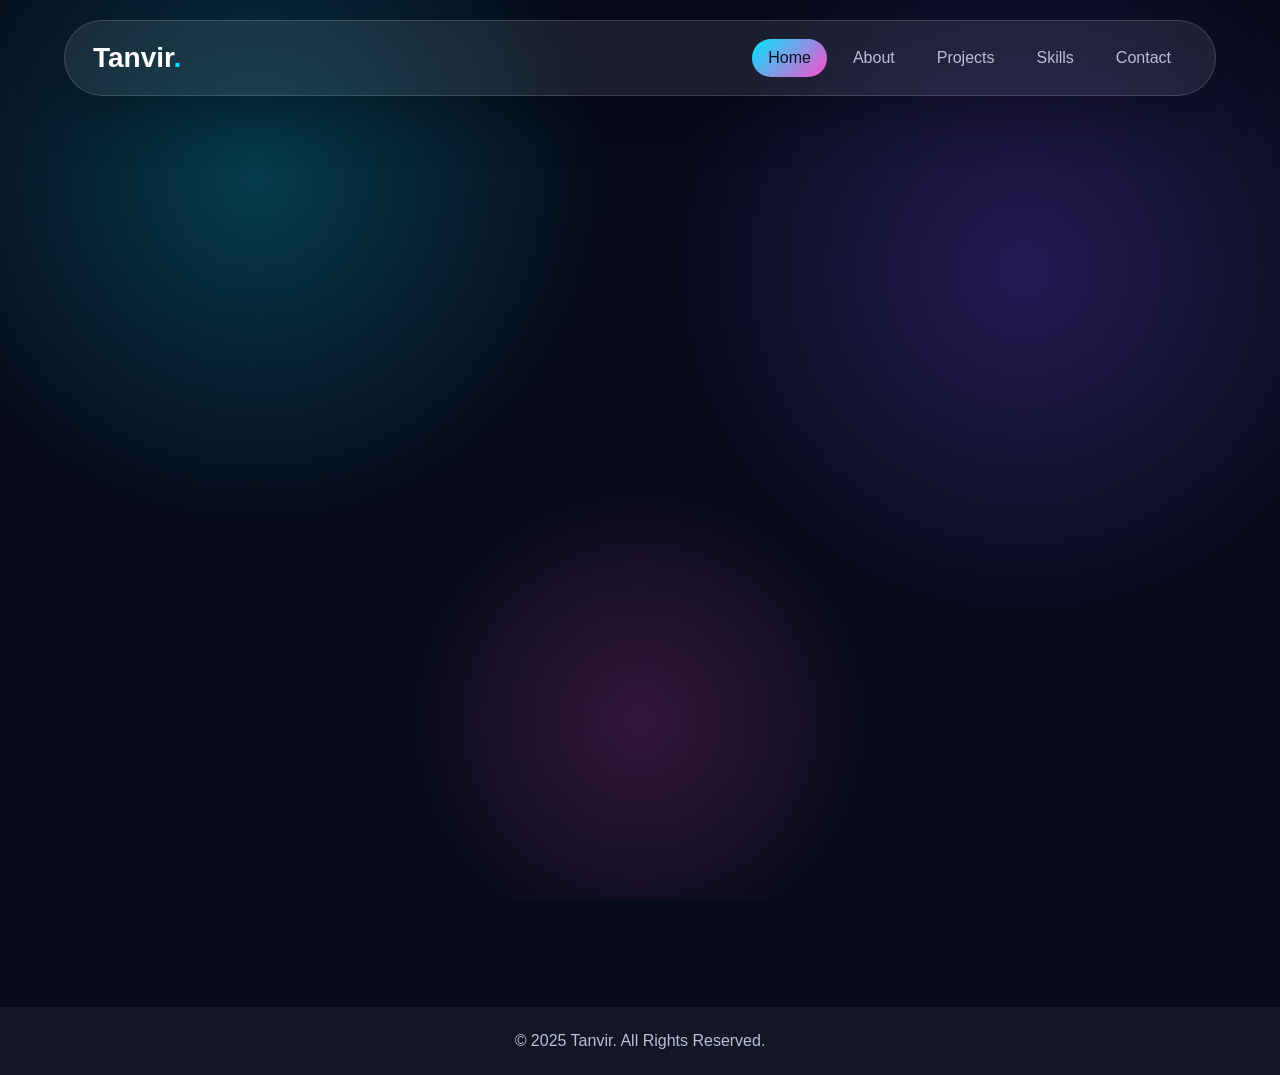
<file: index.html>
<!DOCTYPE html>
<html lang="en">
<head>

  <meta charset="UTF-8" />
  <meta name="viewport" content="width=device-width, initial-scale=1.0" />
  <title>Tanvir | Portfolio</title>
  <link rel="stylesheet" href="style.css" />
</head>
<body>

  <div class="animated-bg"></div>

  <header>
    <a href="index.html" class="logo">Tanvir<span>.</span></a>

    <nav id="navbar">
      <a href="index.html" class="active">Home</a>
      <a href="about.html">About</a>
      <a href="projects.html">Projects</a>
      <a href="skills.html">Skills</a>
      <a href="contact.html">Contact</a>
    </nav>

    <button class="menu-btn" onclick="toggleMenu()">☰</button>
  </header>

  <section class="hero page-section">
    <div class="hero-content reveal">
      <p class="tag">Welcome to my portfolio</p>
      <h1>Hello, I'm <span>Tanvir</span></h1>
      <h2>I am a <span id="typing"></span></h2>
      <p>
        A creative learner who loves building modern, responsive and animated websites.
        This portfolio shows my work, skills and journey.
      </p>

      <div class="hero-buttons">
        <a href="projects.html" class="btn primary">View Projects</a>
        <a href="contact.html" class="btn secondary">Hire Me</a>
      </div>
    </div>

    <div class="hero-card reveal">
      <div class="profile-circle">TH</div>
      <h3>Tanvir</h3>
      <p>Student</p>
    </div>
  </section>

  <section class="stats reveal">
    <div>
      <h3>3+</h3>
      <p>Projects</p>
    </div>
    <div>
      <h3>5+</h3>
      <p>Skills</p>
    </div>
    <div>
      <h3>100%</h3>
      <p>Passion</p>
    </div>
      <!-- 👇 ADD THIS NEW CARD -->
  <div class="stat-visitors">
  <h3 id="hit-count" style="color: var(--primary); font-size: 38px;">0</h3>
  <p>Visitors</p>
</div>
    
  </section>

  <footer>
    <p>© 2025 Tanvir. All Rights Reserved.</p>
  </footer>

  <script src="script.js"></script>
</body>
</html>
</file>
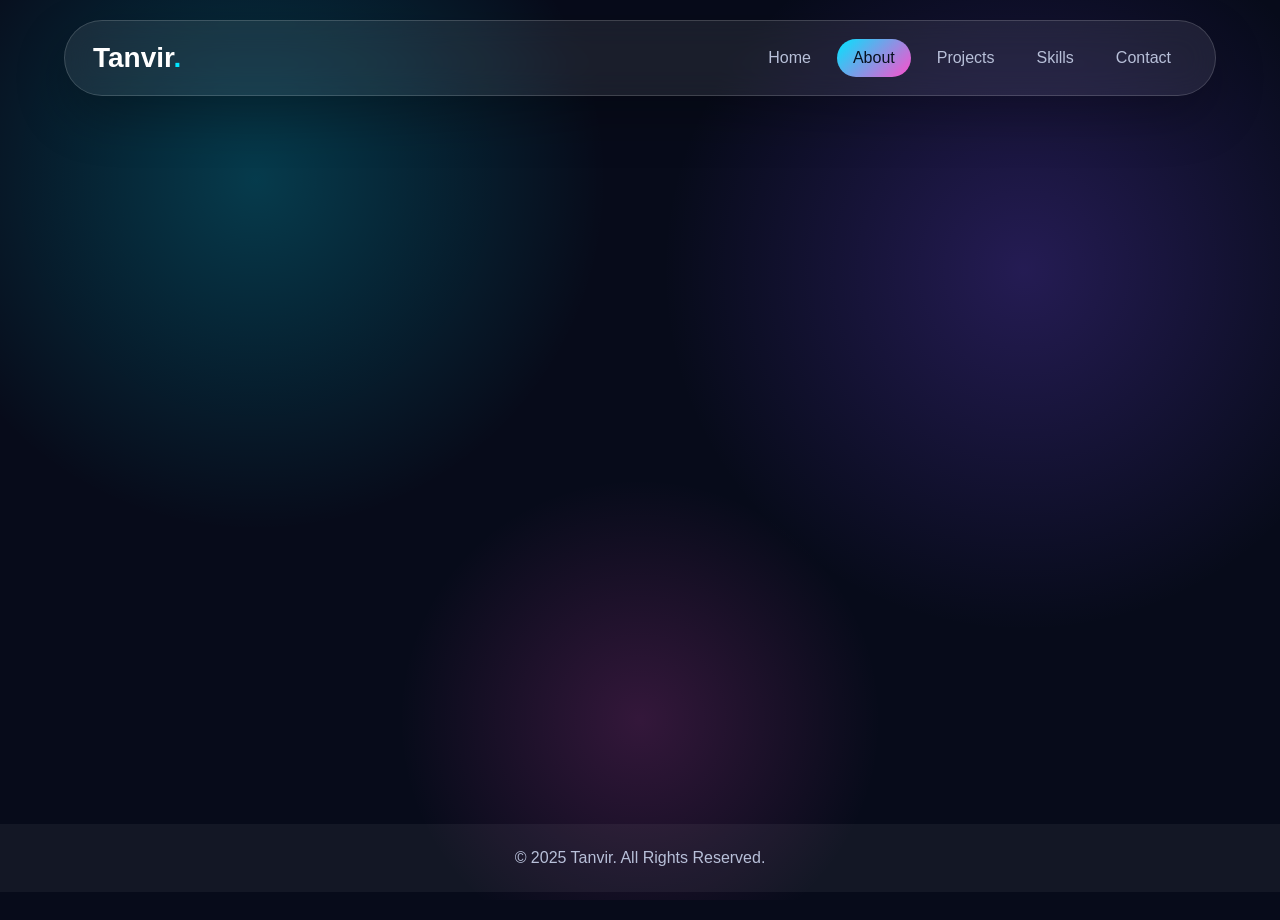
<file: about.html>
<!DOCTYPE html>
<html lang="en">
<head>
  <meta charset="UTF-8" />
  <meta name="viewport" content="width=device-width, initial-scale=1.0" />
  <title>About | Tanvir</title>
  <link rel="stylesheet" href="style.css" />
</head>
<body>

  <div class="animated-bg"></div>

  <header>
    <a href="index.html" class="logo">Tanvir<span>.</span></a>

    <nav id="navbar">
      <a href="index.html">Home</a>
      <a href="about.html" class="active">About</a>
      <a href="projects.html">Projects</a>
      <a href="skills.html">Skills</a>
      <a href="contact.html">Contact</a>
    </nav>

    <button class="menu-btn" onclick="toggleMenu()">☰</button>
  </header>

  <section class="page-heading reveal">
    <h1>About Me</h1>
    <p>Know more about my journey and interests</p>
  </section>

  <section class="about-container">
    <div class="about-image reveal">
      <div class="big-circle">F</div>
    </div>

    <div class="about-text reveal">
      <h2>Hi, I am Tanvir</h2>
      <p>
        I am a student and web development enthusiast. I enjoy creating clean,
        modern and interactive websites using HTML, CSS and JavaScript.
      </p>
      <p>
        My goal is to improve my coding skills and build useful digital projects.
        I like learning new technologies, solving problems and designing beautiful user interfaces.
      </p>

      <div class="info-grid">
        <div><strong>Name:</strong> Tanvir</div>
        <div><strong>Role:</strong> Student</div>
        <div><strong>Location:</strong> Bangladesh</div>
        <div><strong>Email:</strong> mdtanver2200@gmail.com</div>
      </div>

      <a href="contact.html" class="btn primary">Contact Me</a>
    </div>
  </section>

  <footer>
    <p>© 2025 Tanvir. All Rights Reserved.</p>
  </footer>

  <script src="script.js"></script>
</body>
</html>
</file>
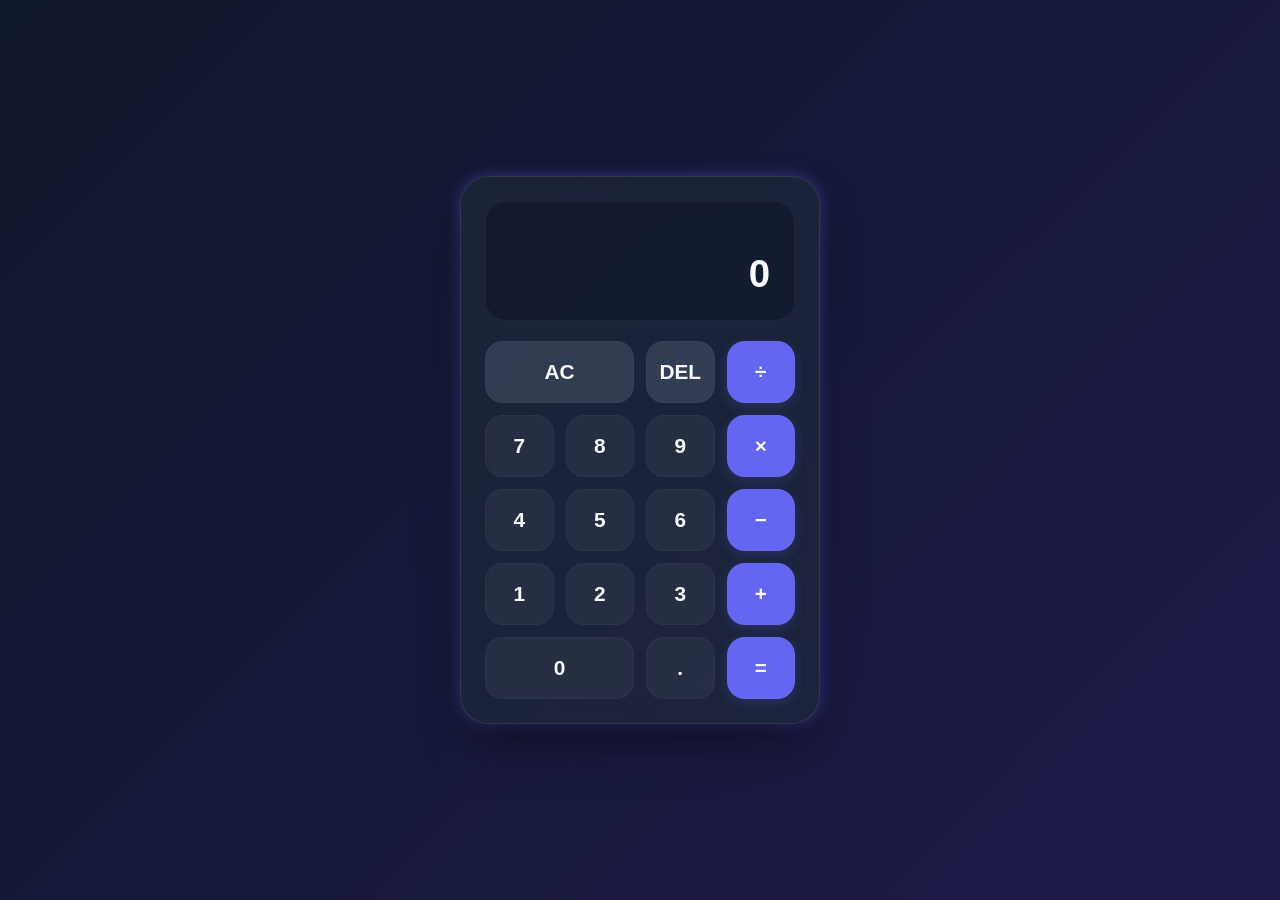
<file: calculator.html>
<!DOCTYPE html>
<html lang="en">
<head>
    <meta charset="UTF-8">
    <meta name="viewport" content="width=device-width, initial-scale=1.0, maximum-scale=1.0, user-scalable=no">
    <title>Tanvir's Calculator</title>
    <style>
        :root {
            --bg-gradient: linear-gradient(135deg, #0f172a 0%, #1e1b4b 100%);
            --calc-bg: rgba(30, 41, 59, 0.7);
            --display-bg: rgba(15, 23, 42, 0.6);
            --text-main: #f8fafc;
            --text-muted: #818cf8;
            
            /* Neon Accents */
            --accent-glow: 0 0 15px rgba(99, 102, 241, 0.4);
            --btn-num: rgba(255, 255, 255, 0.05);
            --btn-num-hover: rgba(255, 255, 255, 0.12);
            --btn-op: #6366f1;
            --btn-op-hover: #4f46e5;
            --btn-util: rgba(148, 163, 184, 0.2);
            --btn-util-hover: rgba(148, 163, 184, 0.3);
        }

        * {
            margin: 0;
            padding: 0;
            box-sizing: border-box;
            font-family: -apple-system, BlinkMacSystemFont, "Segoe UI", Roboto, sans-serif;
            /* Prevent accidental text selection zooming on mobile double-tap */
            touch-action: manipulation; 
            -webkit-tap-highlight-color: transparent;
        }

        body {
            display: flex;
            justify-content: center;
            align-items: center;
            min-height: 100vh;
            min-height: 100dvh; /* Modern mobile dynamic viewport height */
            background: var(--bg-gradient);
            padding: 16px;
            overflow: hidden;
        }

        /* CALCULATOR CONTAINER */
        .calculator {
            width: 100%;
            max-width: 360px;
            background: var(--calc-bg);
            backdrop-filter: blur(16px);
            -webkit-backdrop-filter: blur(16px);
            padding: 24px;
            border-radius: 28px;
            border: 1px solid rgba(255, 255, 255, 0.1);
            box-shadow: 0 25px 50px -12px rgba(0, 0, 0, 0.5), var(--accent-glow);
            
            /* Entrance Animation */
            opacity: 0;
            transform: translateY(20px) scale(0.98);
            animation: fadeInCalc 0.6s cubic-bezier(0.16, 1, 0.3, 1) forwards;
        }

        @keyframes fadeInCalc {
            to {
                opacity: 1;
                transform: translateY(0) scale(1);
            }
        }

        /* DISPLAY SCREEN */
        .display {
            background-color: var(--display-bg);
            padding: 24px;
            border-radius: 20px;
            margin-bottom: 20px;
            text-align: right;
            display: flex;
            flex-direction: column;
            justify-content: space-between;
            min-height: 110px;
            border: 1px solid rgba(255, 255, 255, 0.05);
            overflow: hidden;
        }

        .display .history {
            font-size: 0.95rem;
            color: var(--text-muted);
            min-height: 22px;
            white-space: nowrap;
            overflow: hidden;
            text-overflow: ellipsis;
        }

        .display .current {
            font-size: 2.4rem;
            font-weight: 600;
            color: var(--text-main);
            margin-top: 4px;
            white-space: nowrap;
            overflow-x: auto; /* Allow horizontal swipe for long numbers on mobile */
            scrollbar-width: none; /* Hide scrollbar Firefox */
        }

        .display .current::-webkit-scrollbar {
            display: none; /* Hide scrollbar Chrome/Safari */
        }

        /* JS Result Pulse Animation */
        @keyframes resultPulse {
            0% { transform: scale(1); color: #6366f1; }
            50% { transform: scale(1.03); color: #34d399; }
            100% { transform: scale(1); color: var(--text-main); }
        }
        .pulse-effect {
            animation: resultPulse 0.3s ease-out;
        }

        /* BUTTONS GRID */
        .buttons {
            display: grid;
            grid-template-columns: repeat(4, 1fr);
            gap: 12px;
        }

        button {
            border: none;
            outline: none;
            padding: 18px 0; /* Vertical padding, width is fluid via grid */
            font-size: 1.3rem;
            font-weight: 600;
            border-radius: 18px;
            cursor: pointer;
            color: var(--text-main);
            position: relative;
            overflow: hidden;
            background: transparent;
            transition: background-color 0.2s, transform 0.1s;
            border: 1px solid rgba(255, 255, 255, 0.03);
            display: flex;
            justify-content: center;
            align-items: center;
        }

        button:active {
            transform: scale(0.92);
        }

        .btn-number { background-color: var(--btn-num); }
        .btn-number:hover { background-color: var(--btn-num-hover); }

        .btn-operator { 
            background-color: var(--btn-op); 
            box-shadow: 0 4px 12px rgba(99, 102, 241, 0.2);
        }
        .btn-operator:hover { 
            background-color: var(--btn-op-hover);
        }

        .btn-utility { background-color: var(--btn-util); }
        .btn-utility:hover { background-color: var(--btn-util-hover); }

        .span-two { grid-column: span 2; }

        /* JS Ripple Element */
        .ripple {
            position: absolute;
            background: rgba(255, 255, 255, 0.3);
            border-radius: 50%;
            transform: scale(0);
            animation: rippleEffect 0.4s linear;
            pointer-events: none;
        }

        @keyframes rippleEffect {
            to {
                transform: scale(4);
                opacity: 0;
            }
        }

        /* -------------------------------------------
           MOBILE RESPONSIVE MEDIA QUERIES
        ------------------------------------------- */
        @media (max-width: 380px) {
            body {
                padding: 10px;
            }
            .calculator {
                padding: 16px;
                border-radius: 22px;
            }
            .display {
                padding: 16px;
                min-height: 95px;
                margin-bottom: 14px;
            }
            .display .current {
                font-size: 2rem;
            }
            .buttons {
                gap: 8px;
            }
            button {
                padding: 14px 0;
                font-size: 1.15rem;
                border-radius: 14px;
            }
        }

        /* Landscape orientation safety check for smaller phones */
        @media (max-height: 500px) and (orientation: landscape) {
            body {
                overflow-y: auto;
                align-items: flex-start;
            }
            .calculator {
                margin: 20px auto;
            }
        }
    </style>
</head>
<body>

    <div class="calculator">
        <div class="display">
            <div id="history" class="history"></div>
            <div id="current" class="current">0</div>
        </div>
        <div class="buttons">
            <button class="btn-utility span-two" onclick="clearAll()">AC</button>
            <button class="btn-utility" onclick="deleteLast()">DEL</button>
            <button class="btn-operator" onclick="appendOperator('/')">÷</button>

            <button class="btn-number" onclick="appendNumber('7')">7</button>
            <button class="btn-number" onclick="appendNumber('8')">8</button>
            <button class="btn-number" onclick="appendNumber('9')">9</button>
            <button class="btn-operator" onclick="appendOperator('*')">×</button>

            <button class="btn-number" onclick="appendNumber('4')">4</button>
            <button class="btn-number" onclick="appendNumber('5')">5</button>
            <button class="btn-number" onclick="appendNumber('6')">6</button>
            <button class="btn-operator" onclick="appendOperator('-')">−</button>

            <button class="btn-number" onclick="appendNumber('1')">1</button>
            <button class="btn-number" onclick="appendNumber('2')">2</button>
            <button class="btn-number" onclick="appendNumber('3')">3</button>
            <button class="btn-operator" onclick="appendOperator('+')">+</button>

            <button class="btn-number span-two" onclick="appendNumber('0')">0</button>
            <button class="btn-number" onclick="appendNumber('.')">.</button>
            <button class="btn-operator" onclick="compute()">=</button>
        </div>
    </div>

    <script>
        const currentDisplay = document.getElementById('current');
        const historyDisplay = document.getElementById('history');

        let currentOperand = '';
        let previousOperand = '';
        let operation = undefined;
        let shouldResetDisplay = false;

        // --- Touch-Friendly Ripple Effect ---
        document.querySelectorAll('button').forEach(button => {
            // works flawlessly for both 'click' and mobile touch events
            button.addEventListener('click', function(e) {
                const ripple = document.createElement('span');
                ripple.classList.add('ripple');
                
                const rect = this.getBoundingClientRect();
                
                // Get accurate touch or mouse coordinates
                const clientX = e.clientX || (e.touches && e.touches[0].clientX);
                const clientY = e.clientY || (e.touches && e.touches[0].clientY);
                
                const x = clientX - rect.left;
                const y = clientY - rect.top;
                
                ripple.style.left = `${x}px`;
                ripple.style.top = `${y}px`;
                
                const size = Math.max(rect.width, rect.height);
                ripple.style.width = ripple.style.height = `${size}px`;
                ripple.style.marginLeft = ripple.style.marginTop = `${-size/2}px`;

                this.appendChild(ripple);
                setTimeout(() => ripple.remove(), 400);
            });
        });

        function triggerDisplayPulse() {
            currentDisplay.classList.remove('pulse-effect');
            void currentDisplay.offsetWidth; // Force Reflow
            currentDisplay.classList.add('pulse-effect');
        }

        // --- Core Math Engine ---
        function appendNumber(number) {
            if (shouldResetDisplay) {
                currentOperand = '';
                shouldResetDisplay = false;
            }
            if (number === '.' && currentOperand.includes('.')) return;
            if (currentOperand === '0' && number !== '.') {
                currentOperand = number;
            } else {
                currentOperand = currentOperand.toString() + number.toString();
            }
            updateDisplay();
        }

        function appendOperator(op) {
            if (currentOperand === '' && previousOperand === '') return;
            if (currentOperand === '' && previousOperand !== '') {
                operation = op;
                updateDisplay();
                return;
            }
            if (previousOperand !== '') {
                compute(false);
            }
            operation = op;
            previousOperand = currentOperand;
            currentOperand = '';
            updateDisplay();
        }

        function compute(shouldPulse = true) {
            let computation;
            const prev = parseFloat(previousOperand);
            const current = parseFloat(currentOperand);
            
            if (isNaN(prev) || isNaN(current)) return;

            switch (operation) {
                case '+': computation = prev + current; break;
                case '-': computation = prev - current; break;
                case '*': computation = prev * current; break;
                case '/':
                    if (current === 0) {
                        alert("Cannot divide by zero");
                        clearAll();
                        return;
                    }
                    computation = prev / current;
                    break;
                default: return;
            }

            currentOperand = Math.round(computation * 1e12) / 1e12;
            operation = undefined;
            previousOperand = '';
            shouldResetDisplay = true;
            
            updateDisplay();
            if (shouldPulse) triggerDisplayPulse();
        }

        function clearAll() {
            currentOperand = '0';
            previousOperand = '';
            operation = undefined;
            updateDisplay();
        }

        function deleteLast() {
            if (shouldResetDisplay) return;
            if (currentOperand.length <= 1) {
                currentOperand = '0';
            } else {
                currentOperand = currentOperand.toString().slice(0, -1);
            }
            updateDisplay();
        }

        function getDisplaySymbol(op) {
            if (op === '*') return '×';
            if (op === '/') return '÷';
            if (op === '-') return '−';
            return op;
        }

        function updateDisplay() {
            currentDisplay.innerText = currentOperand || '0';
            if (operation != null) {
                historyDisplay.innerText = `${previousOperand} ${getDisplaySymbol(operation)}`;
            } else {
                historyDisplay.innerText = '';
            }
        }

        // Desktop Keyboard Pass-Through
        window.addEventListener('keydown', e => {
            const btn = Array.from(document.querySelectorAll('button')).find(b => b.innerText === e.key || (e.key === 'Enter' && b.innerText === '='));
            if (btn) btn.click();
            
            if (e.key >= 0 && e.key <= 9 || e.key === '.') appendNumber(e.key);
            if (e.key === '+' || e.key === '-' || e.key === '*' || e.key === '/') appendOperator(e.key);
            if (e.key === 'Enter' || e.key === '=') { e.preventDefault(); compute(); }
            if (e.key === 'Backspace') deleteLast();
            if (e.key === 'Escape') clearAll();
        });
    </script>
</body>
</html>
</file>
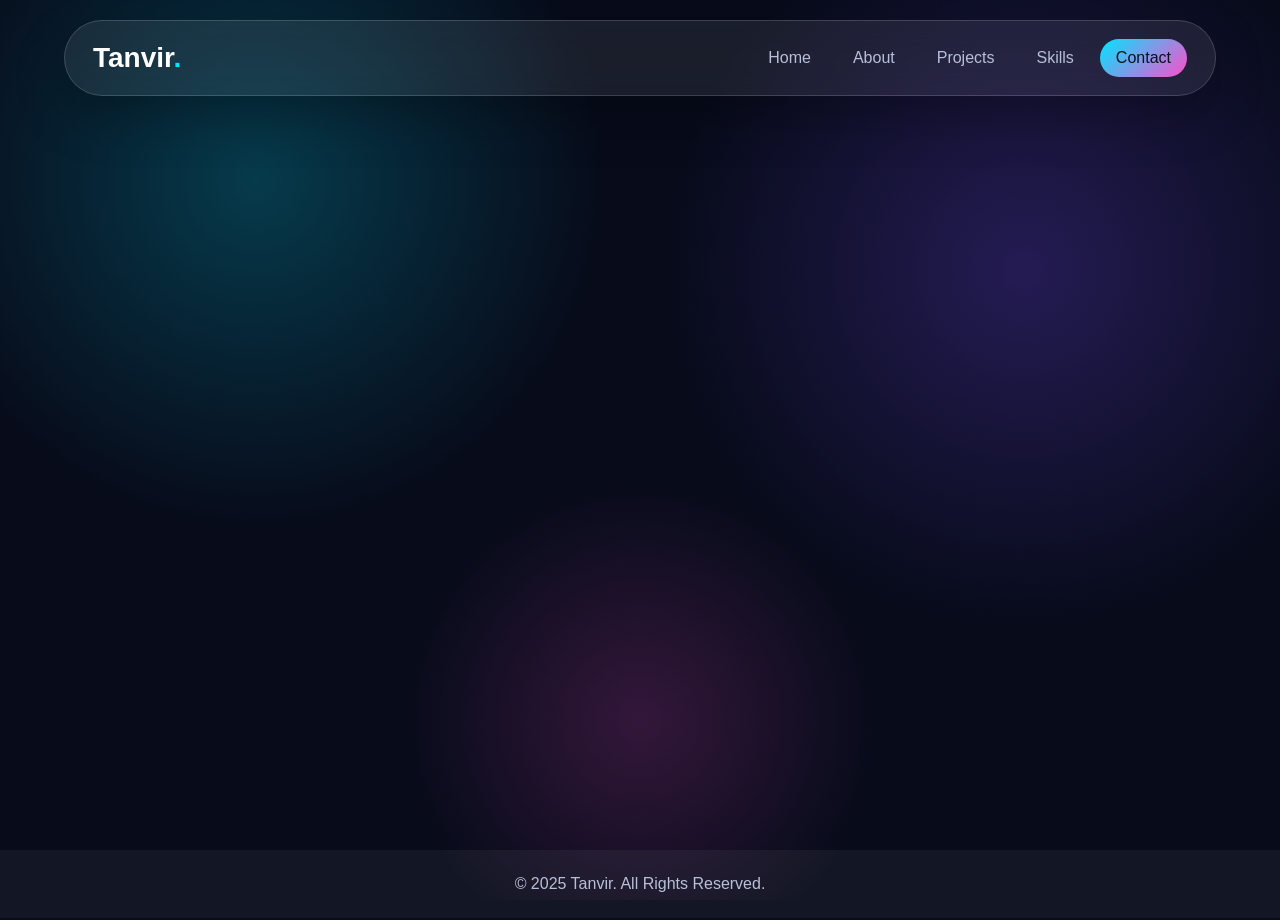
<file: contact.html>
<!DOCTYPE html>
<html lang="en">
<head>
  <meta charset="UTF-8" />
  <meta name="viewport" content="width=device-width, initial-scale=1.0" />
  <title>Contact | Tanvir</title>
  <link rel="stylesheet" href="style.css" />
</head>
<body>

  <div class="animated-bg"></div>

  <header>
    <a href="index.html" class="logo">Tanvir<span>.</span></a>

    <nav id="navbar">
      <a href="index.html">Home</a>
      <a href="about.html">About</a>
      <a href="projects.html">Projects</a>
      <a href="skills.html">Skills</a>
      <a href="contact.html" class="active">Contact</a>
    </nav>

    <button class="menu-btn" onclick="toggleMenu()">☰</button>
  </header>

  <section class="page-heading reveal">
    <h1>Contact Me</h1>
    <p>Let's connect and build something amazing</p>
  </section>

  <section class="contact-container">
    <div class="contact-info reveal">
      <h2>Get in Touch</h2>
      <p>If you want to contact me, send a message using the form.</p>

      <div class="contact-box">
        <strong>Email</strong>
        <span>mdtanver2200@gmail.com</span>
      </div>

      <div class="contact-box">
        <strong>Phone</strong>
        <span>+880 123 456 789</span>
      </div>

      <div class="contact-box">
        <strong>Location</strong>
        <span>BAngladesh</span>
      </div>
    </div>

    <form class="contact-form reveal" onsubmit="sendMessage(event)">
      <input type="text" id="name" placeholder="Your Name" required />
      <input type="email" id="email" placeholder="Your Email" required />
      <textarea id="message" rows="6" placeholder="Your Message" required></textarea>
      <button type="submit" class="btn primary">Send Message</button>
      <p id="formMsg"></p>
    </form>
  </section>

  <footer>
    <p>© 2025 Tanvir. All Rights Reserved.</p>
  </footer>

  <script src="script.js"></script>
</body>
</html>
</file>
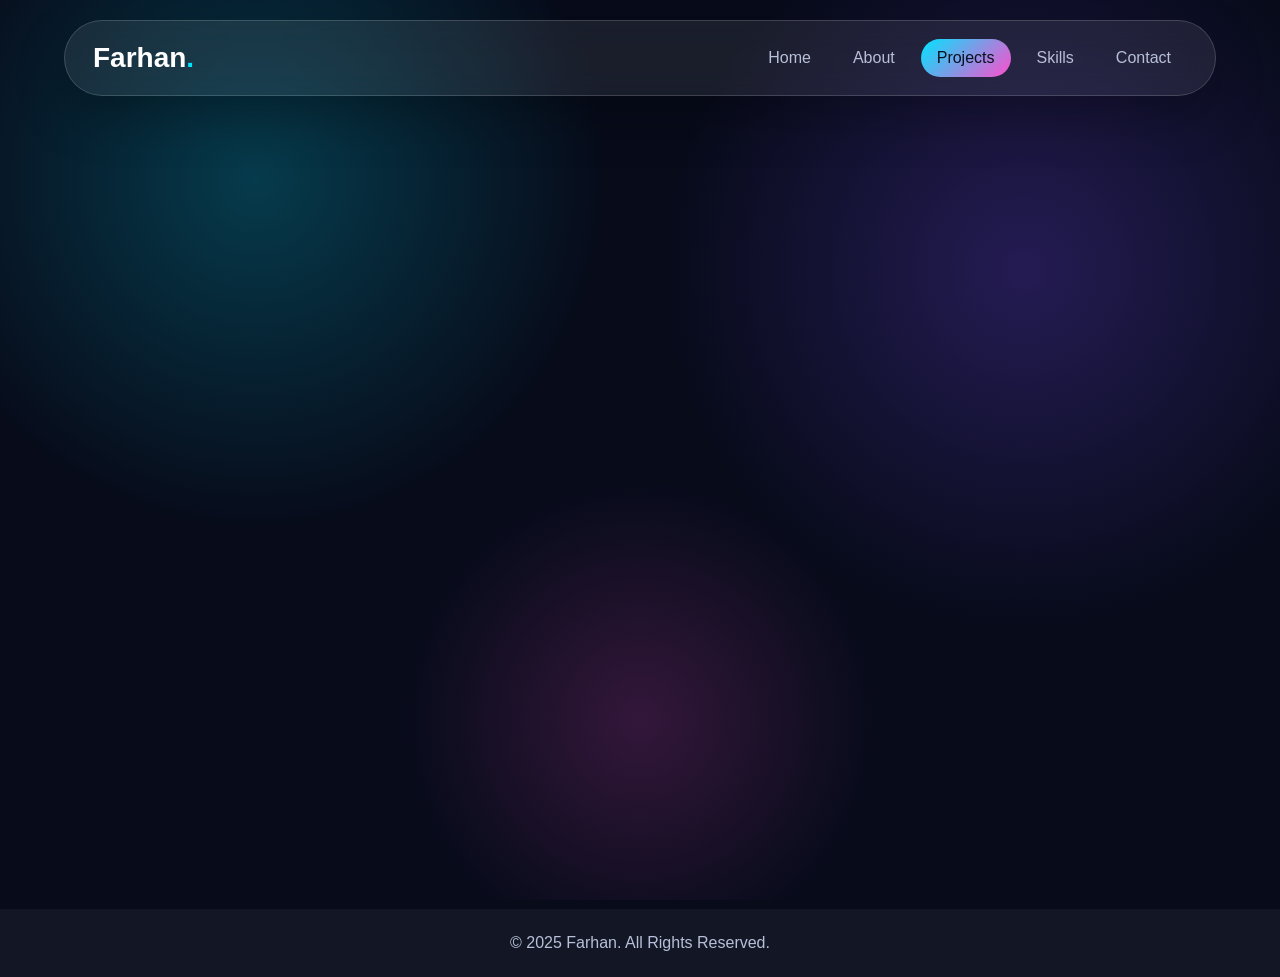
<file: project.html>
<!DOCTYPE html>
<html lang="en">
<head>
  <meta charset="UTF-8" />
  <meta name="viewport" content="width=device-width, initial-scale=1.0" />
  <title>Projects | Farhan</title>
  <link rel="stylesheet" href="style.css" />
</head>
<body>

  <div class="animated-bg"></div>

  <header>
    <a href="index.html" class="logo">Farhan<span>.</span></a>

    <nav id="navbar">
      <a href="index.html">Home</a>
      <a href="about.html">About</a>
      <a href="projects.html" class="active">Projects</a>
      <a href="skills.html">Skills</a>
      <a href="contact.html">Contact</a>
    </nav>

    <button class="menu-btn" onclick="toggleMenu()">☰</button>
  </header>

  <section class="page-heading reveal">
    <h1>My Projects</h1>
    <p>Some creative projects built by me</p>
  </section>

  <section class="projects-grid">
    <div class="project-card reveal">
      <div class="project-icon">🌐</div>
      <h3>Portfolio Website</h3>
      <p>A responsive animated portfolio made with HTML, CSS and JavaScript.</p>
      <a href="#" class="small-link">View Project →</a>
    </div>

    <div class="project-card reveal">
      <div class="project-icon">🧮</div>
      <h3>Calculator App</h3>
      <p>A simple calculator with clean UI and JavaScript functionality.</p>
      <a href="#" class="small-link">View Project →</a>
    </div>

    <div class="project-card reveal">
      <div class="project-icon">📚</div>
      <h3>Student Website</h3>
      <p>A school project website with multiple pages and modern sections.</p>
      <a href="#" class="small-link">View Project →</a>
    </div>

    <div class="project-card reveal">
      <div class="project-icon">📝</div>
      <h3>To-Do List</h3>
      <p>A task manager app that helps users add and delete tasks.</p>
      <a href="#" class="small-link">View Project →</a>
    </div>

    <div class="project-card reveal">
      <div class="project-icon">🎨</div>
      <h3>Landing Page</h3>
      <p>A beautiful landing page design with smooth animations.</p>
      <a href="#" class="small-link">View Project →</a>
    </div>

    <div class="project-card reveal">
      <div class="project-icon">⚡</div>
      <h3>Mini JavaScript App</h3>
      <p>A dynamic JavaScript-based app for practicing DOM manipulation.</p>
      <a href="#" class="small-link">View Project →</a>
    </div>
  </section>

  <footer>
    <p>© 2025 Farhan. All Rights Reserved.</p>
  </footer>

  <script src="script.js"></script>
</body>
</html>
</file>
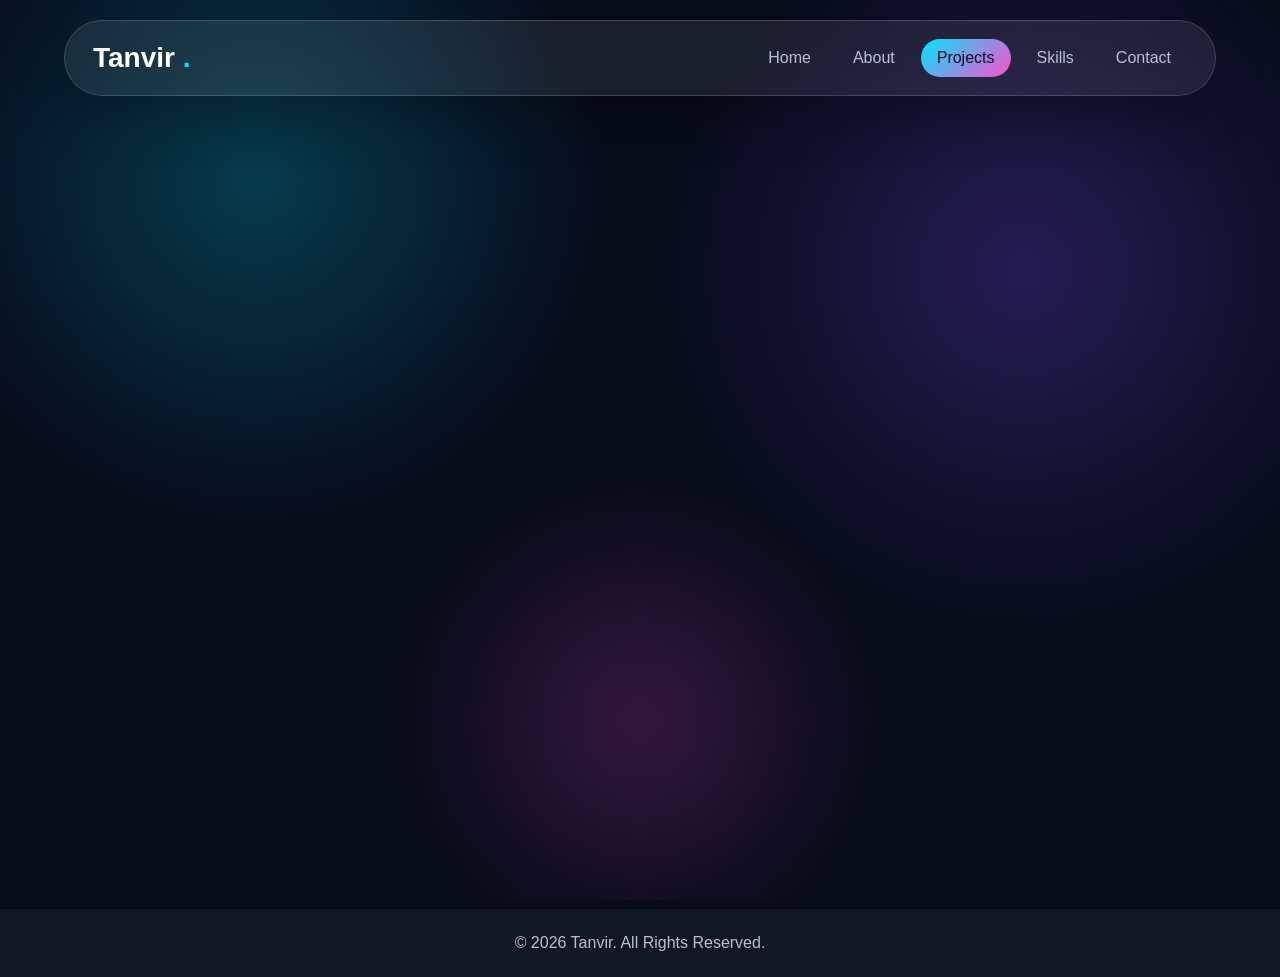
<file: projects.html>
<!DOCTYPE html>
<html lang="en">
<head>
  <meta charset="UTF-8" />
  <meta name="viewport" content="width=device-width, initial-scale=1.0" />
  <title>Projects | Tanvir</title>
  <link rel="stylesheet" href="style.css" />
</head>
<body>

  <div class="animated-bg"></div>

  <header>
    <a href="index.html" class="logo">Tanvir
    <span>.</span></a>

    <nav id="navbar">
      <a href="index.html">Home</a>
      <a href="about.html">About</a>
      <a href="projects.html" class="active">Projects</a>
      <a href="skills.html">Skills</a>
      <a href="contact.html">Contact</a>
    </nav>

    <button class="menu-btn" onclick="toggleMenu()">☰</button>
  </header>

  <section class="page-heading reveal">
    <h1>My Projects</h1>
    <p>Some creative projects built by me</p>
  </section>

  <section class="projects-grid">
    <div class="project-card reveal">
      <div class="project-icon">🌐</div>
      <h3>Portfolio Website</h3>
      <p>A responsive animated portfolio made with HTML, CSS and JavaScript.</p>
      <a href="https://mthalb.github.io/portfolio/" class="small-link">View Project →</a>
    </div>

    <div class="project-card reveal">
      <div class="project-icon">🧮</div>
      <h3>Calculator App</h3>
      <p>A simple calculator with clean UI and JavaScript functionality.</p>
      <a href="calculator.html" class="small-link">View Project →</a>
    </div>

    <div class="project-card reveal">
      <div class="project-icon">📚</div>
      <h3>Student Website</h3>
      <p>A school project website with multiple pages and modern sections.</p>
      <a href="#" class="small-link">View Project →</a>
    </div>

    <div class="project-card reveal">
      <div class="project-icon">📝</div>
      <h3>To-Do List</h3>
      <p>A task manager app that helps users add and delete tasks.</p>
      <a href="#" class="small-link">View Project →</a>
    </div>

    <div class="project-card reveal">
      <div class="project-icon">🎨</div>
      <h3>Landing Page</h3>
      <p>A beautiful landing page design with smooth animations.</p>
      <a href="#" class="small-link">View Project →</a>
    </div>

  </section>

  <footer>
    <p>© 2026 Tanvir. All Rights Reserved.</p>
  </footer>

  <script src="script.js"></script>
</body>
</html>
</file>
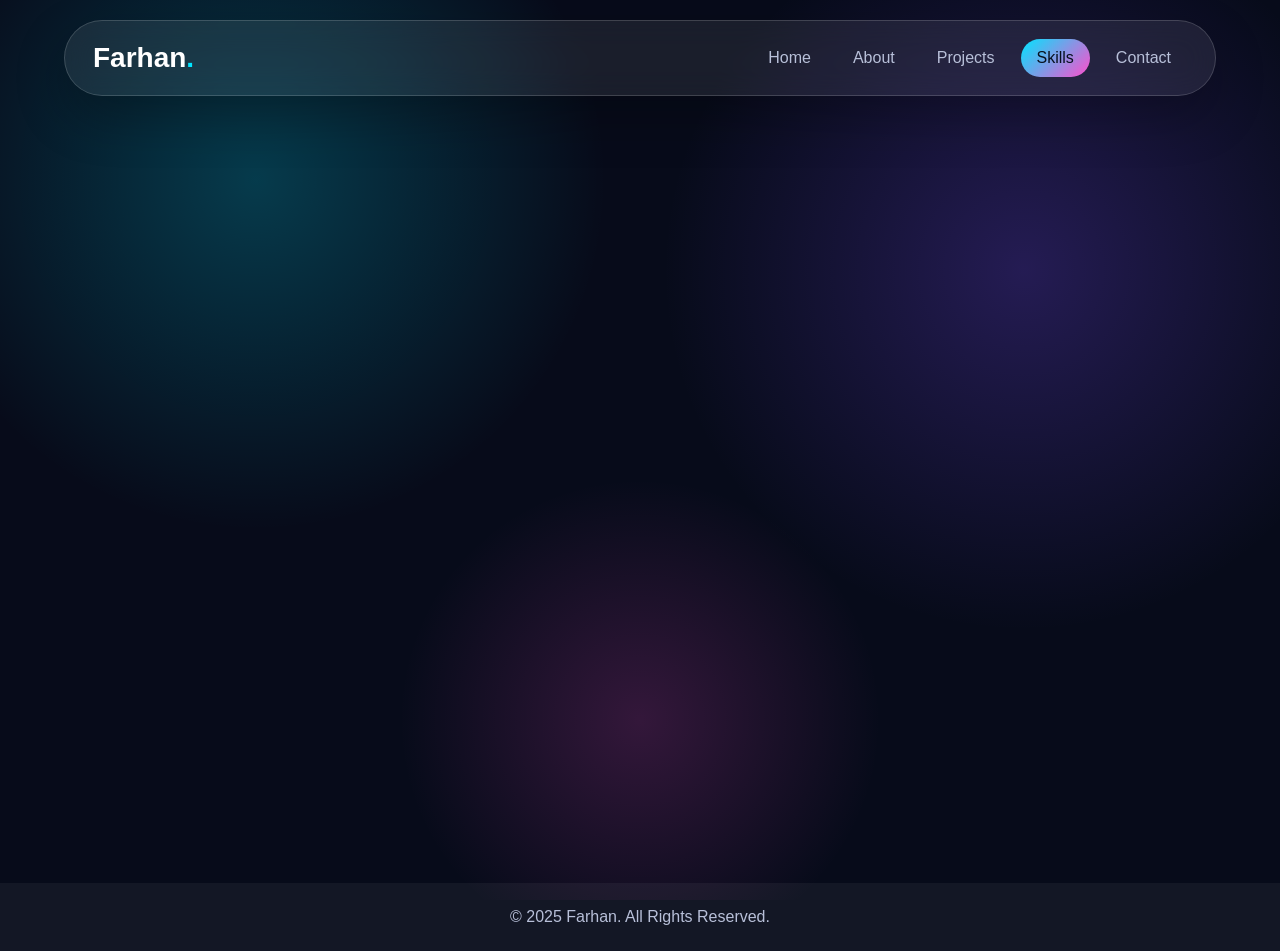
<file: skill.html>
<!DOCTYPE html>
<html lang="en">
<head>
  <meta charset="UTF-8" />
  <meta name="viewport" content="width=device-width, initial-scale=1.0" />
  <title>Skills | Farhan</title>
  <link rel="stylesheet" href="style.css" />
</head>
<body>

  <div class="animated-bg"></div>

  <header>
    <a href="index.html" class="logo">Farhan<span>.</span></a>

    <nav id="navbar">
      <a href="index.html">Home</a>
      <a href="about.html">About</a>
      <a href="projects.html">Projects</a>
      <a href="skills.html" class="active">Skills</a>
      <a href="contact.html">Contact</a>
    </nav>

    <button class="menu-btn" onclick="toggleMenu()">☰</button>
  </header>

  <section class="page-heading reveal">
    <h1>My Skills</h1>
    <p>Technologies and tools I am learning</p>
  </section>

  <section class="skills-container reveal">
    <div class="skill">
      <div class="skill-title">
        <span>HTML</span>
        <span>90%</span>
      </div>
      <div class="skill-bar">
        <div class="skill-fill" style="--width: 90%;"></div>
      </div>
    </div>

    <div class="skill">
      <div class="skill-title">
        <span>CSS</span>
        <span>85%</span>
      </div>
      <div class="skill-bar">
        <div class="skill-fill" style="--width: 85%;"></div>
      </div>
    </div>

    <div class="skill">
      <div class="skill-title">
        <span>JavaScript</span>
        <span>70%</span>
      </div>
      <div class="skill-bar">
        <div class="skill-fill" style="--width: 70%;"></div>
      </div>
    </div>

    <div class="skill">
      <div class="skill-title">
        <span>Responsive Design</span>
        <span>80%</span>
      </div>
      <div class="skill-bar">
        <div class="skill-fill" style="--width: 80%;"></div>
      </div>
    </div>

    <div class="skill">
      <div class="skill-title">
        <span>Computer Knowledge</span>
        <span>88%</span>
      </div>
      <div class="skill-bar">
        <div class="skill-fill" style="--width: 88%;"></div>
      </div>
    </div>
  </section>

  <section class="tools reveal">
    <h2>Tools I Use</h2>
    <div class="tool-list">
      <span>VS Code</span>
      <span>Chrome</span>
      <span>GitHub</span>
      <span>Canva</span>
      <span>Google Sites</span>
    </div>
  </section>

  <footer>
    <p>© 2025 Farhan. All Rights Reserved.</p>
  </footer>

  <script src="script.js"></script>
</body>
</html>
</file>
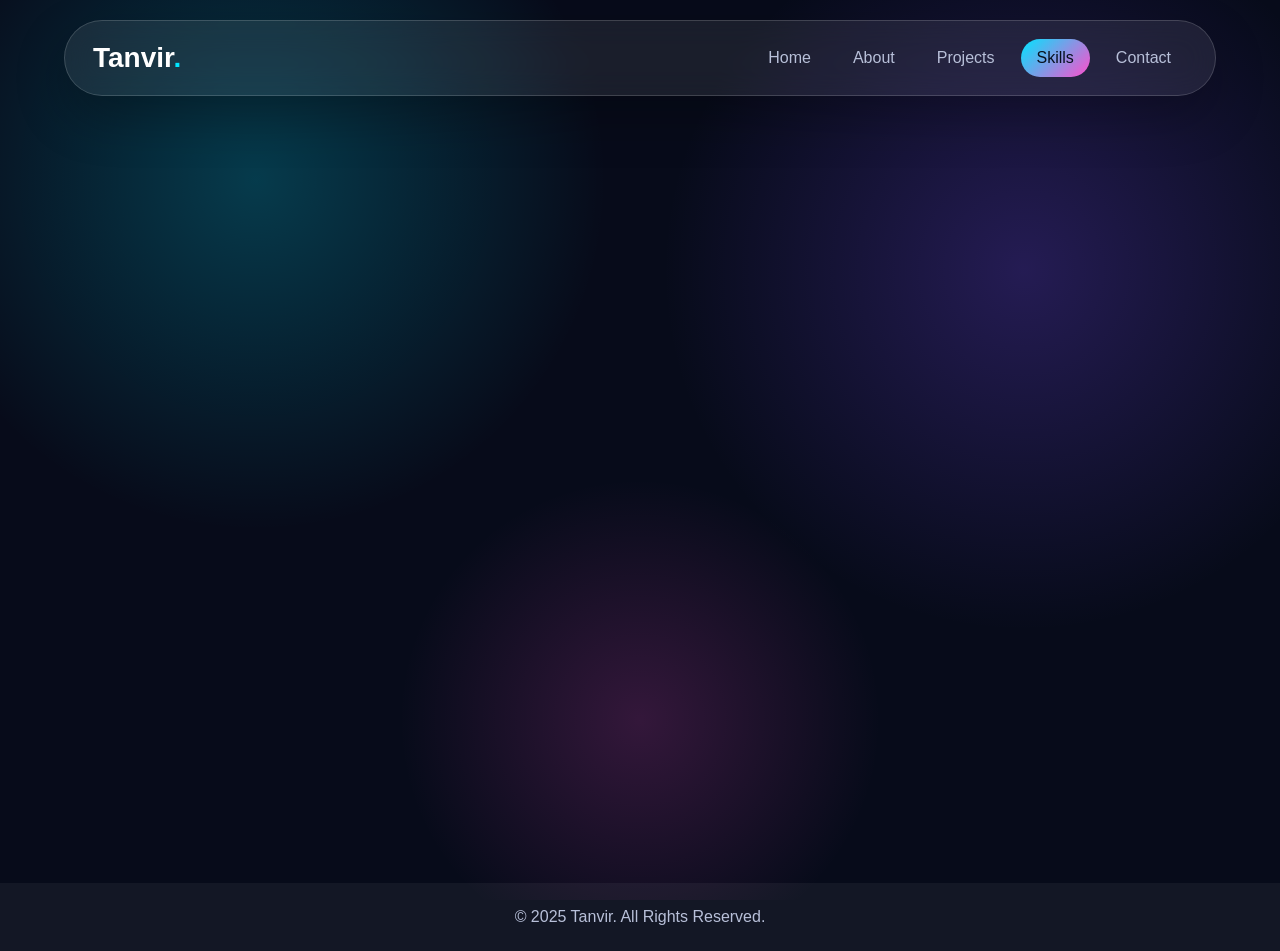
<file: skills.html>
<!DOCTYPE html>
<html lang="en">
<head>
  <meta charset="UTF-8" />
  <meta name="viewport" content="width=device-width, initial-scale=1.0" />
  <title>Skills | Tanvir</title>
  <link rel="stylesheet" href="style.css" />
</head>
<body>

  <div class="animated-bg"></div>

  <header>
    <a href="index.html" class="logo">Tanvir<span>.</span></a>

    <nav id="navbar">
      <a href="index.html">Home</a>
      <a href="about.html">About</a>
      <a href="projects.html">Projects</a>
      <a href="skills.html" class="active">Skills</a>
      <a href="contact.html">Contact</a>
    </nav>

    <button class="menu-btn" onclick="toggleMenu()">☰</button>
  </header>

  <section class="page-heading reveal">
    <h1>My Skills</h1>
    <p>Technologies and tools I am learning</p>
  </section>

  <section class="skills-container reveal">
    <div class="skill">
      <div class="skill-title">
        <span>HTML</span>
        <span>90%</span>
      </div>
      <div class="skill-bar">
        <div class="skill-fill" style="--width: 90%;"></div>
      </div>
    </div>

    <div class="skill">
      <div class="skill-title">
        <span>CSS</span>
        <span>25%</span>
      </div>
      <div class="skill-bar">
        <div class="skill-fill" style="--width: 25%;"></div>
      </div>
    </div>

    <div class="skill">
      <div class="skill-title">
        <span>JavaScript</span>
        <span>20%</span>
      </div>
      <div class="skill-bar">
        <div class="skill-fill" style="--width: 20%;"></div>
      </div>
    </div>

    <div class="skill">
      <div class="skill-title">
        <span>Responsive Design</span>
        <span>80%</span>
      </div>
      <div class="skill-bar">
        <div class="skill-fill" style="--width: 80%;"></div>
      </div>
    </div>

    <div class="skill">
      <div class="skill-title">
        <span>Computer Knowledge</span>
        <span>88%</span>
      </div>
      <div class="skill-bar">
        <div class="skill-fill" style="--width: 88%;"></div>
      </div>
    </div>
  </section>

  <section class="tools reveal">
    <h2>Tools I Use</h2>
    <div class="tool-list">
      <span>VS Code</span>
      <span>Chrome</span>
      <span>GitHub</span>
      <span>Canva</span>
      <span>Google Sites</span>
    </div>
  </section>

  <footer>
    <p>© 2025 Tanvir. All Rights Reserved.</p>
  </footer>

  <script src="script.js"></script>
</body>
</html>
</file>
<file: style.css>
* {
  margin: 0;
  padding: 0;
  box-sizing: border-box;
  font-family: "Segoe UI", Arial, sans-serif;
}

:root {
  --bg: #070b1a;
  --card: rgba(255, 255, 255, 0.08);
  --text: #ffffff;
  --muted: #b8c0d9;
  --primary: #00e5ff;
  --secondary: #7c4dff;
  --pink: #ff4ecd;
}

body {
  min-height: 100vh;
  background: var(--bg);
  color: var(--text);
  overflow-x: hidden;
}

.animated-bg {
  position: fixed;
  inset: 0;
  z-index: -1;
  background:
    radial-gradient(circle at 20% 20%, rgba(0, 229, 255, 0.22), transparent 28%),
    radial-gradient(circle at 80% 30%, rgba(124, 77, 255, 0.25), transparent 30%),
    radial-gradient(circle at 50% 80%, rgba(255, 78, 205, 0.18), transparent 25%),
    #070b1a;
  animation: bgMove 10s ease-in-out infinite alternate;
}

@keyframes bgMove {
  from {
    filter: hue-rotate(0deg);
    transform: scale(1);
  }
  to {
    filter: hue-rotate(25deg);
    transform: scale(1.05);
  }
}

/* Header */

header {
  width: 90%;
  max-width: 1200px;
  margin: 20px auto;
  padding: 18px 28px;
  display: flex;
  justify-content: space-between;
  align-items: center;
  background: rgba(255, 255, 255, 0.08);
  border: 1px solid rgba(255, 255, 255, 0.16);
  border-radius: 50px;
  backdrop-filter: blur(15px);
  position: sticky;
  top: 20px;
  z-index: 1000;
  box-shadow: 0 20px 50px rgba(0, 0, 0, 0.25);
}

.logo {
  font-size: 28px;
  font-weight: 800;
  color: var(--text);
  text-decoration: none;
}

.logo span {
  color: var(--primary);
}

nav {
  display: flex;
  gap: 10px;
}

nav a {
  color: var(--muted);
  text-decoration: none;
  padding: 10px 16px;
  border-radius: 30px;
  transition: 0.3s;
}

nav a:hover,
nav a.active {
  color: #07111f;
  background: linear-gradient(135deg, var(--primary), var(--pink));
}

.menu-btn {
  display: none;
  background: none;
  color: white;
  border: none;
  font-size: 28px;
  cursor: pointer;
}

/* Common */

.page-section,
.page-heading,
.about-container,
.projects-grid,
.skills-container,
.tools,
.contact-container,
.stats {
  width: 90%;
  max-width: 1200px;
  margin: auto;
}

.btn {
  display: inline-block;
  padding: 13px 28px;
  border-radius: 30px;
  text-decoration: none;
  border: none;
  cursor: pointer;
  font-size: 16px;
  transition: 0.3s;
}

.btn.primary {
  background: linear-gradient(135deg, var(--primary), var(--secondary));
  color: white;
  box-shadow: 0 10px 25px rgba(0, 229, 255, 0.25);
}

.btn.secondary {
  background: transparent;
  color: white;
  border: 1px solid rgba(255, 255, 255, 0.3);
}

.btn:hover {
  transform: translateY(-4px);
}

/* Home */

.hero {
  min-height: 78vh;
  display: grid;
  grid-template-columns: 1.2fr 0.8fr;
  align-items: center;
  gap: 50px;
  padding: 70px 0;
}

.tag {
  display: inline-block;
  color: var(--primary);
  margin-bottom: 15px;
  letter-spacing: 2px;
  text-transform: uppercase;
  font-size: 14px;
}

.hero h1 {
  font-size: clamp(42px, 7vw, 78px);
  line-height: 1.05;
  margin-bottom: 14px;
}

.hero h1 span {
  background: linear-gradient(135deg, var(--primary), var(--pink));
  -webkit-background-clip: text;
  color: transparent;
}

.hero h2 {
  font-size: 28px;
  margin-bottom: 18px;
  color: var(--muted);
}

.hero h2 span {
  color: var(--primary);
}

.hero p {
  color: var(--muted);
  max-width: 620px;
  font-size: 18px;
}

.hero-buttons {
  margin-top: 30px;
  display: flex;
  gap: 18px;
  flex-wrap: wrap;
}

.hero-card {
  padding: 35px;
  text-align: center;
  background: var(--card);
  border: 1px solid rgba(255, 255, 255, 0.16);
  border-radius: 35px;
  backdrop-filter: blur(16px);
  animation: float 4s ease-in-out infinite;
}

.profile-circle,
.big-circle {
  width: 220px;
  height: 220px;
  margin: auto;
  border-radius: 50%;
  background: linear-gradient(135deg, var(--primary), var(--secondary), var(--pink));
  display: grid;
  place-items: center;
  font-size: 90px;
  font-weight: 900;
  box-shadow: 0 0 45px rgba(0, 229, 255, 0.35);
}

.hero-card h3 {
  margin-top: 20px;
  font-size: 28px;
}

.hero-card p {
  color: var(--muted);
}

@keyframes float {
  0%, 100% {
    transform: translateY(0);
  }
  50% {
    transform: translateY(-18px);
  }
}

.stats {
  display: grid;
  grid-template-columns: repeat(4, 1fr);
  gap: 25px;
  margin-bottom: 70px;
}

.stats div {
  padding: 28px;
  text-align: center;
  background: var(--card);
  border-radius: 25px;
  border: 1px solid rgba(255, 255, 255, 0.14);
}

.stats h3 {
  font-size: 38px;
  color: var(--primary);
}

.stats p {
  color: var(--muted);
}

/* Page Heading */

.page-heading {
  text-align: center;
  padding: 70px 0 40px;
}

.page-heading h1 {
  font-size: clamp(38px, 6vw, 65px);
  background: linear-gradient(135deg, var(--primary), var(--pink));
  -webkit-background-clip: text;
  color: transparent;
}

.page-heading p {
  color: var(--muted);
  font-size: 18px;
}

/* About */

.about-container {
  display: grid;
  grid-template-columns: 0.8fr 1.2fr;
  align-items: center;
  gap: 45px;
  padding-bottom: 70px;
}

.about-text {
  background: var(--card);
  padding: 35px;
  border-radius: 30px;
  border: 1px solid rgba(255, 255, 255, 0.14);
}

.about-text h2 {
  font-size: 34px;
  margin-bottom: 15px;
}

.about-text p {
  color: var(--muted);
  margin-bottom: 16px;
}

.info-grid {
  display: grid;
  grid-template-columns: repeat(2, 1fr);
  gap: 14px;
  margin: 25px 0;
}

.info-grid div {
  background: rgba(255,255,255,0.07);
  padding: 14px;
  border-radius: 14px;
}

/* Projects */

.projects-grid {
  padding-bottom: 80px;
  display: grid;
  grid-template-columns: repeat(3, 1fr);
  gap: 25px;
}

.project-card {
  padding: 30px;
  background: var(--card);
  border-radius: 28px;
  border: 1px solid rgba(255, 255, 255, 0.14);
  transition: 0.35s;
  position: relative;
  overflow: hidden;
}

.project-card::before {
  content: "";
  position: absolute;
  inset: -2px;
  background: linear-gradient(135deg, transparent, rgba(0,229,255,0.3), transparent);
  transform: translateX(-100%);
  transition: 0.5s;
}

.project-card:hover::before {
  transform: translateX(100%);
}

.project-card:hover {
  transform: translateY(-10px);
}

.project-icon {
  font-size: 42px;
  margin-bottom: 18px;
}

.project-card h3 {
  font-size: 24px;
  margin-bottom: 12px;
}

.project-card p {
  color: var(--muted);
  margin-bottom: 18px;
}

.small-link {
  color: var(--primary);
  text-decoration: none;
}

/* Skills */

.skills-container {
  max-width: 850px;
  padding-bottom: 40px;
}

.skill {
  margin-bottom: 25px;
}

.skill-title {
  display: flex;
  justify-content: space-between;
  margin-bottom: 10px;
}

.skill-bar {
  height: 14px;
  background: rgba(255,255,255,0.1);
  border-radius: 20px;
  overflow: hidden;
}

.skill-fill {
  height: 100%;
  width: 0;
  background: linear-gradient(135deg, var(--primary), var(--pink));
  border-radius: 20px;
  animation: fillBar 1.8s forwards;
}

@keyframes fillBar {
  to {
    width: var(--width);
  }
}

.tools {
  text-align: center;
  padding-bottom: 80px;
}

.tools h2 {
  margin-bottom: 25px;
  font-size: 32px;
}

.tool-list {
  display: flex;
  justify-content: center;
  gap: 15px;
  flex-wrap: wrap;
}

.tool-list span {
  padding: 12px 22px;
  background: var(--card);
  border-radius: 30px;
  color: var(--muted);
  border: 1px solid rgba(255,255,255,0.14);
}

/* Contact */

.contact-container {
  display: grid;
  grid-template-columns: 0.8fr 1.2fr;
  gap: 30px;
  padding-bottom: 80px;
}

.contact-info,
.contact-form {
  background: var(--card);
  padding: 35px;
  border-radius: 30px;
  border: 1px solid rgba(255, 255, 255, 0.14);
}

.contact-info h2 {
  font-size: 32px;
  margin-bottom: 12px;
}

.contact-info p {
  color: var(--muted);
  margin-bottom: 24px;
}

.contact-box {
  display: flex;
  flex-direction: column;
  gap: 5px;
  margin-bottom: 16px;
  padding: 16px;
  background: rgba(255,255,255,0.07);
  border-radius: 16px;
}

.contact-box span {
  color: var(--muted);
}

.contact-form input,
.contact-form textarea {
  width: 100%;
  padding: 16px;
  margin-bottom: 16px;
  border-radius: 16px;
  border: 1px solid rgba(255,255,255,0.18);
  background: rgba(255,255,255,0.08);
  color: white;
  outline: none;
  font-size: 16px;
}

.contact-form input::placeholder,
.contact-form textarea::placeholder {
  color: #aeb7d1;
}

#formMsg {
  margin-top: 15px;
  color: var(--primary);
}

/* Reveal animation */

.reveal {
  opacity: 0;
  transform: translateY(40px);
  transition: 0.9s ease;
}

.reveal.show {
  opacity: 1;
  transform: translateY(0);
}

/* Footer */

footer {
  text-align: center;
  padding: 25px;
  color: var(--muted);
  background: rgba(255,255,255,0.05);
}

/* Responsive */

@media (max-width: 900px) {
  nav {
    position: absolute;
    top: 75px;
    right: 0;
    width: 100%;
    display: none;
    flex-direction: column;
    background: rgba(7, 11, 26, 0.95);
    border-radius: 25px;
    padding: 20px;
  nav.show {
    display: flex;
  }

  .menu-btn {
    display: block;
  }

  .hero,
  .about-container,
  .contact-container {
    grid-template-columns: 1fr;
    text-align: center;
  }

  .hero-card {
    max-width: 380px;
    margin: auto;
  }

  .projects-grid {
    grid-template-columns: repeat(2, 1fr);
  }
    
.stats {
  grid-template-columns: repeat(2, 1fr);
} 
    
  .info-grid {
    grid-template-columns: 1fr;
  }
}

@media (max-width: 600px) {
  header {
    width: 94%;
    padding: 15px 20px;
  }

  .projects-grid,
  .stats {
    grid-template-columns: 1fr;
  }

  .profile-circle,
  .big-circle {
    width: 180px;
    height: 180px;
    font-size: 72px;
  }

  .hero {
    padding-top: 40px;
  }
}
</file>
